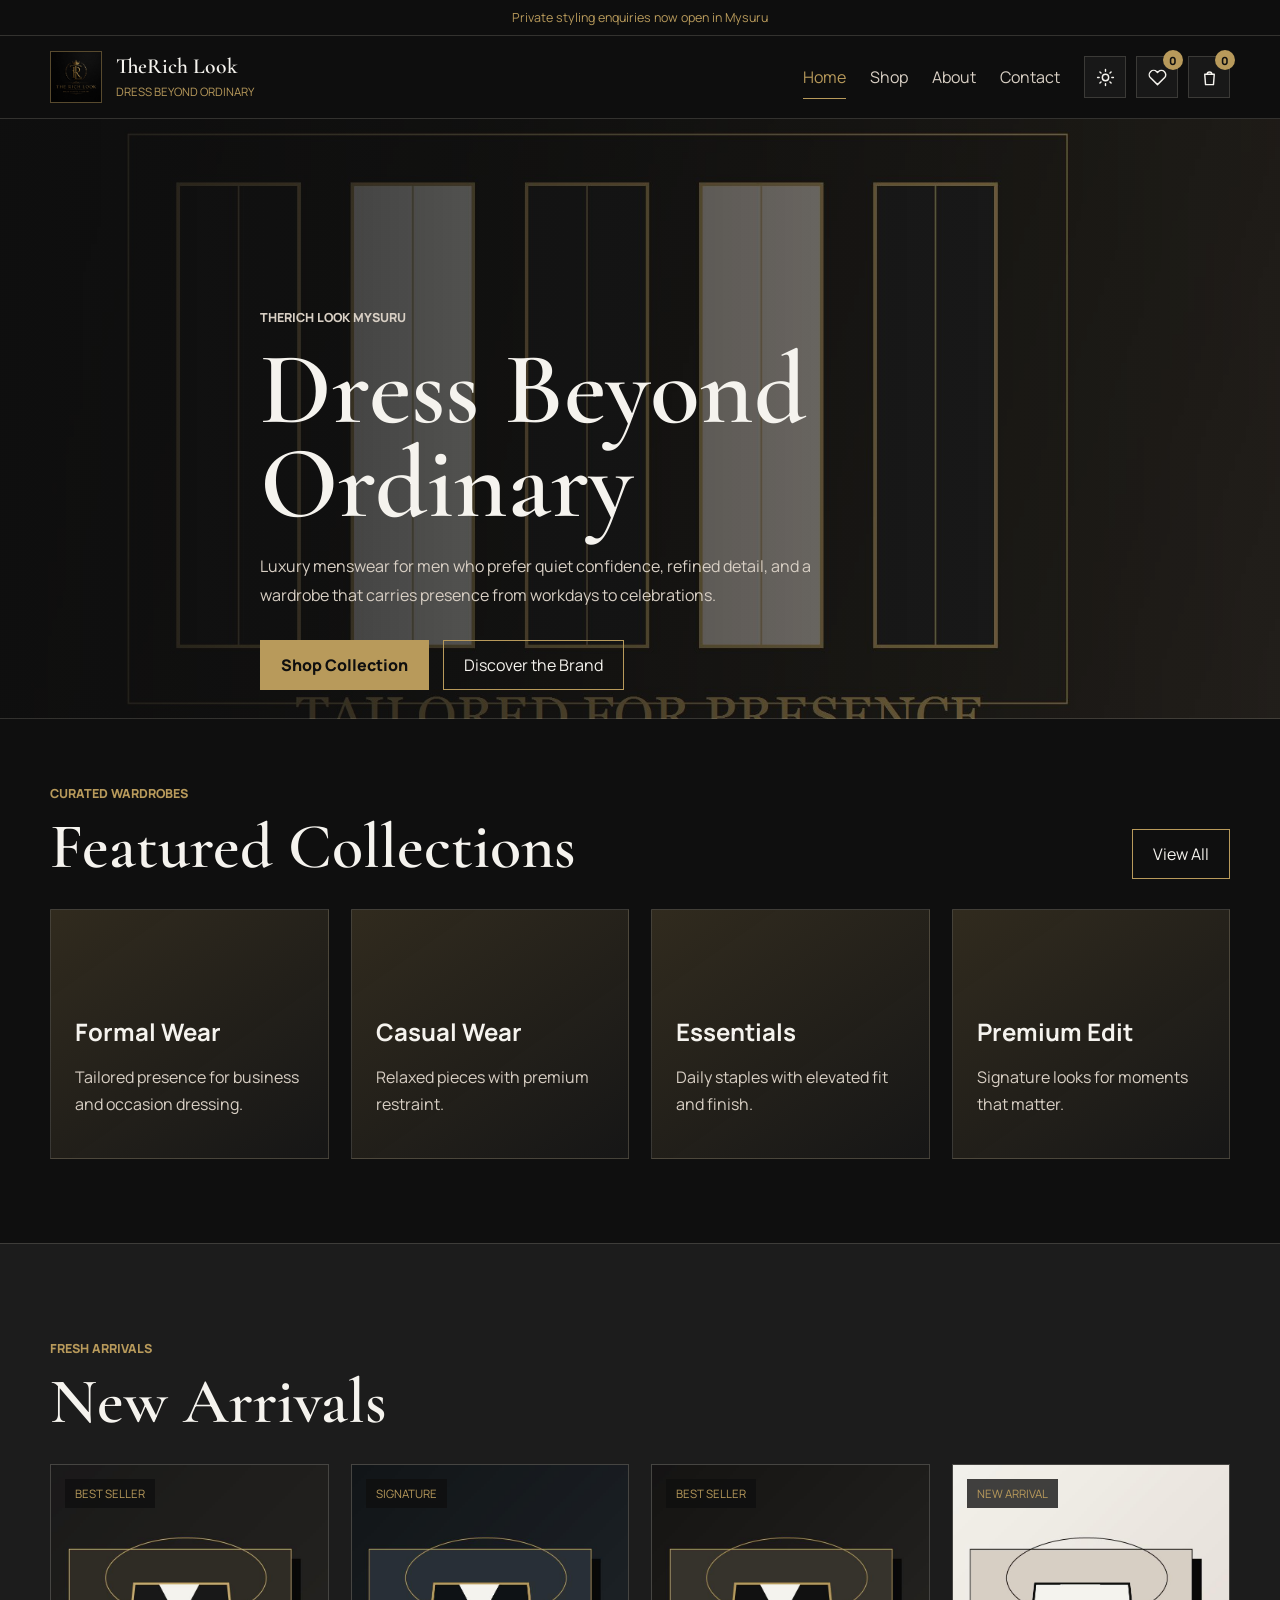
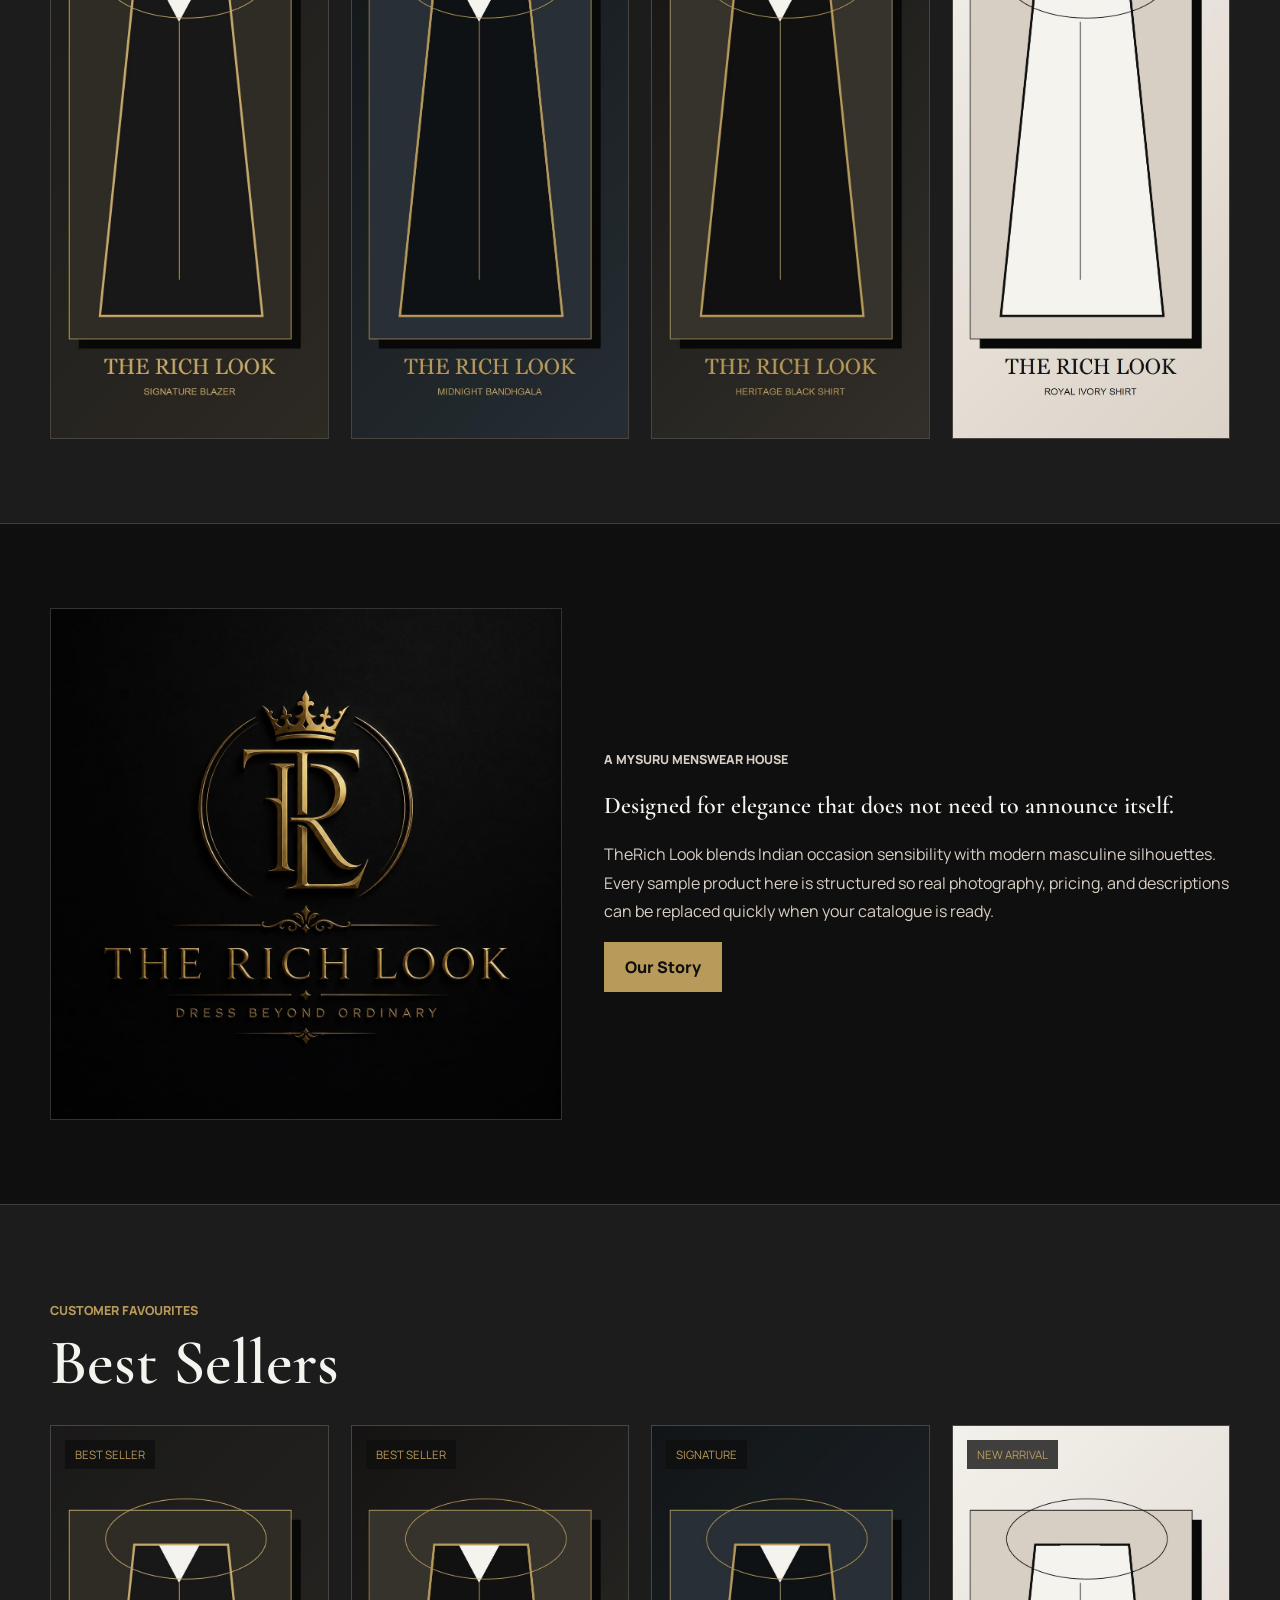
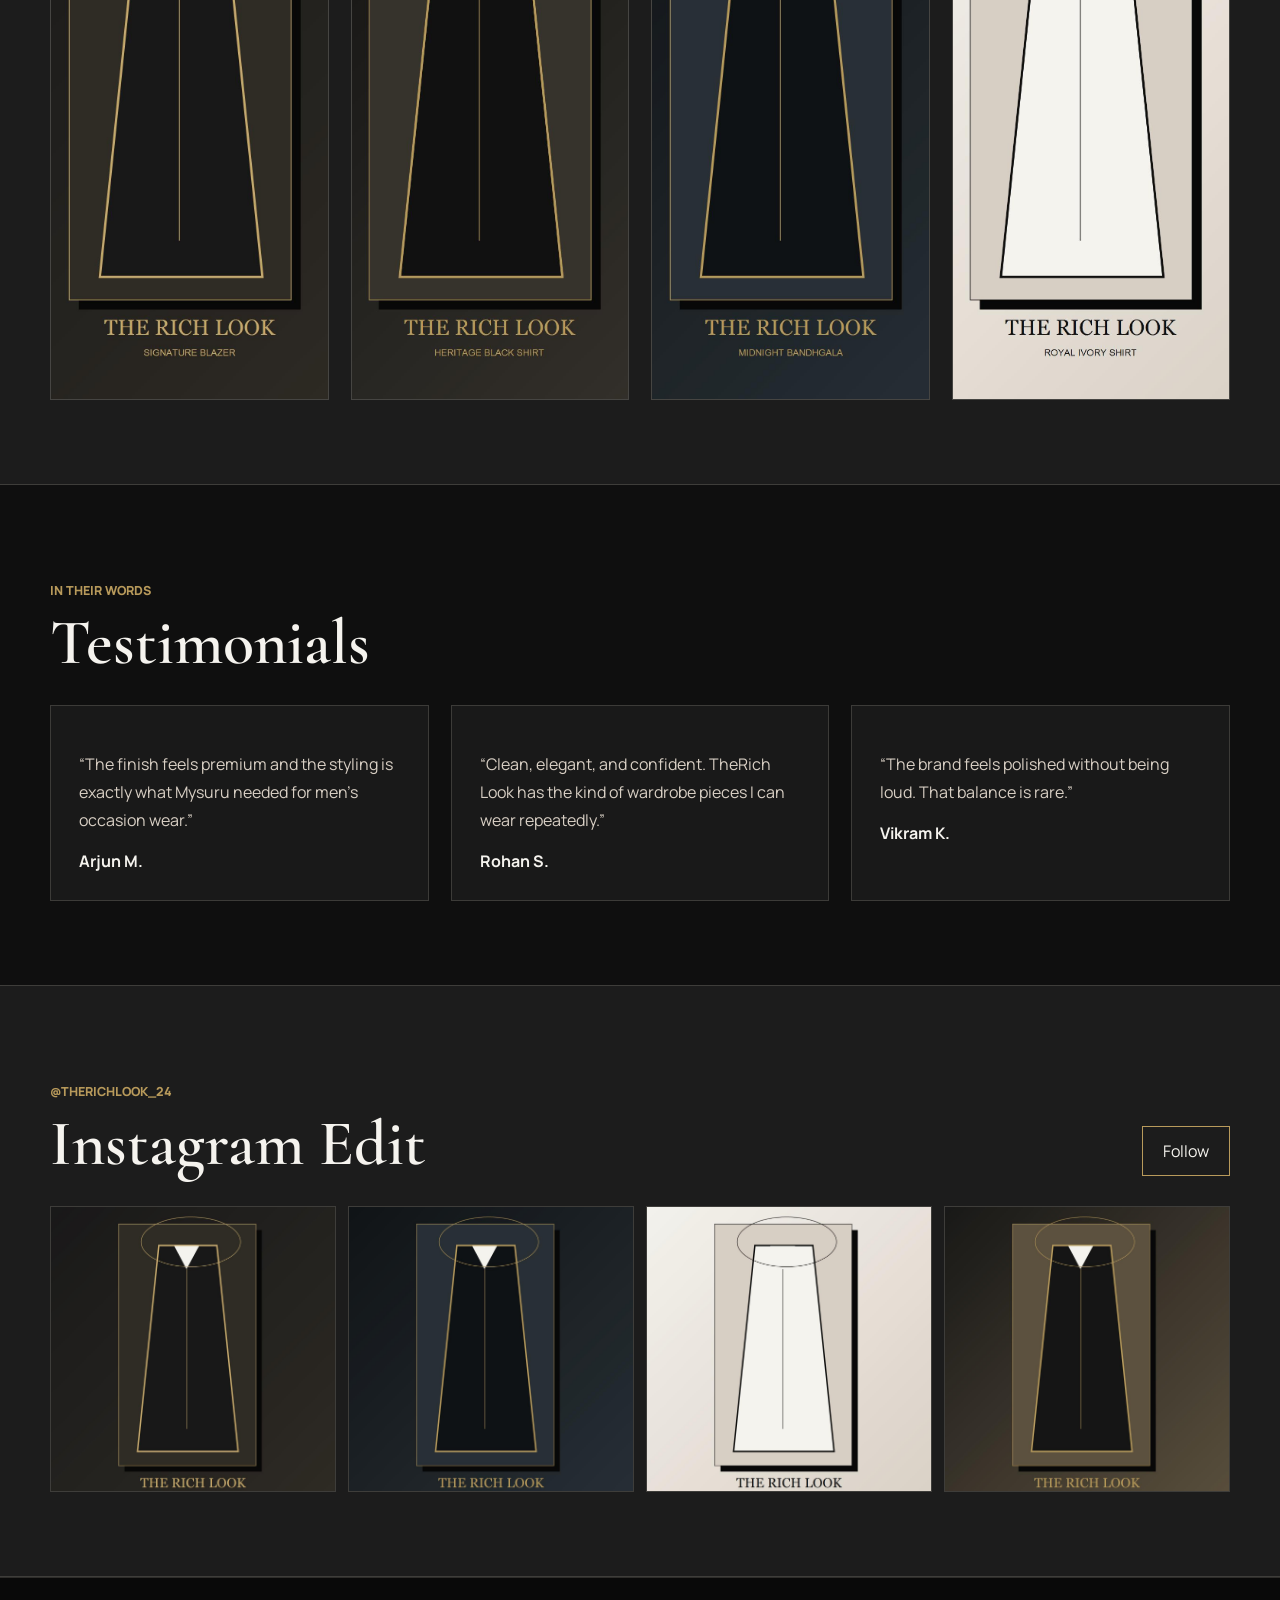
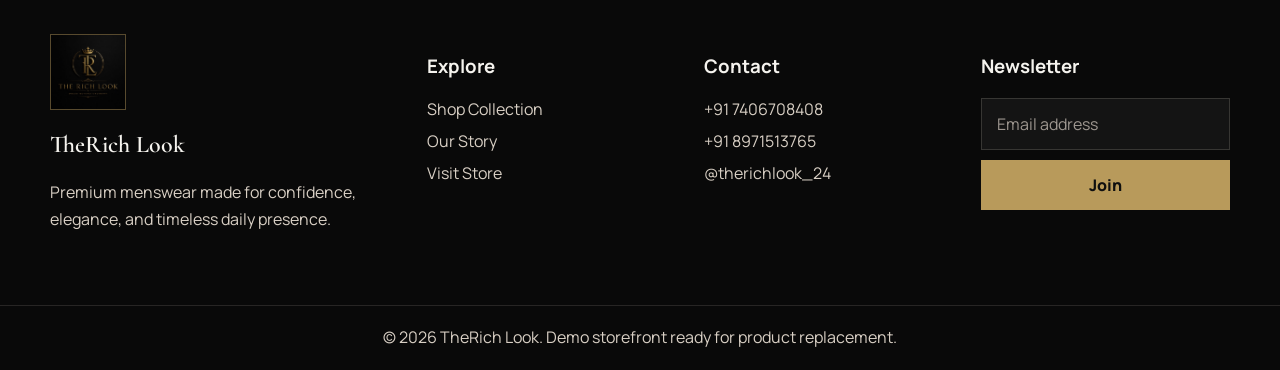
<file: index.html>
<!doctype html>
<html lang="en" data-theme="dark">
<head>
  <meta charset="utf-8">
  <meta name="viewport" content="width=device-width, initial-scale=1">
  <title>TheRich Look | Luxury Menswear in Mysuru</title>
  <meta name="description" content="TheRich Look is a premium men's fashion brand in Mysuru offering formal wear, casual wear, everyday essentials, and luxury menswear.">
  <meta property="og:title" content="TheRich Look - Dress Beyond Ordinary">
  <meta property="og:description" content="Premium men's fashion built around elegance, confidence, and timeless style.">
  <meta property="og:image" content="images/the-rich-look-logo.jpeg">
  <link rel="icon" href="icons/favicon.svg" type="image/svg+xml">
  <link rel="preconnect" href="https://fonts.googleapis.com">
  <link rel="preconnect" href="https://fonts.gstatic.com" crossorigin>
  <link href="https://fonts.googleapis.com/css2?family=Cormorant+Garamond:wght@500;600;700&family=Manrope:wght@400;600;700;800&display=swap" rel="stylesheet">
  <link rel="stylesheet" href="css/styles.css?v=1">
  <script defer src="products/products.js"></script>
  <script defer src="js/main.js"></script>
</head>
<body data-page="home">
  <header class="site-header" data-header></header>
  <main class="page-main">
    <section class="hero">
      <div class="wrap hero-content">
        <p class="eyebrow">TheRich Look Mysuru</p>
        <h1>Dress Beyond Ordinary</h1>
        <p>Luxury menswear for men who prefer quiet confidence, refined detail, and a wardrobe that carries presence from workdays to celebrations.</p>
        <div class="hero-actions">
          <a class="button gold" href="shop.html">Shop Collection</a>
          <a class="button" href="about.html">Discover the Brand</a>
        </div>
      </div>
    </section>

    <section class="section wrap">
      <div class="section-heading">
        <div><p>Curated wardrobes</p><h2>Featured Collections</h2></div>
        <a class="button" href="shop.html">View All</a>
      </div>
      <div class="collection-grid">
        <a class="collection-tile" href="shop.html"><h3>Formal Wear</h3><p>Tailored presence for business and occasion dressing.</p></a>
        <a class="collection-tile" href="shop.html"><h3>Casual Wear</h3><p>Relaxed pieces with premium restraint.</p></a>
        <a class="collection-tile" href="shop.html"><h3>Essentials</h3><p>Daily staples with elevated fit and finish.</p></a>
        <a class="collection-tile" href="shop.html"><h3>Premium Edit</h3><p>Signature looks for moments that matter.</p></a>
      </div>
    </section>

    <section class="section alt">
      <div class="wrap">
        <div class="section-heading"><div><p>Fresh arrivals</p><h2>New Arrivals</h2></div></div>
        <div class="product-grid" data-new-arrivals></div>
      </div>
    </section>

    <section class="section wrap">
      <div class="split-band">
        <img src="images/the-rich-look-logo.jpeg" alt="TheRich Look gold crest logo">
        <div>
          <p class="eyebrow">A Mysuru menswear house</p>
          <h2 class="serif">Designed for elegance that does not need to announce itself.</h2>
          <p>TheRich Look blends Indian occasion sensibility with modern masculine silhouettes. Every sample product here is structured so real photography, pricing, and descriptions can be replaced quickly when your catalogue is ready.</p>
          <a class="button gold" href="about.html">Our Story</a>
        </div>
      </div>
    </section>

    <section class="section alt">
      <div class="wrap">
        <div class="section-heading"><div><p>Customer favourites</p><h2>Best Sellers</h2></div></div>
        <div class="product-grid" data-best-sellers></div>
      </div>
    </section>

    <section class="section wrap">
      <div class="section-heading"><div><p>In their words</p><h2>Testimonials</h2></div></div>
      <div class="testimonials">
        <article class="quote"><p>“The finish feels premium and the styling is exactly what Mysuru needed for men’s occasion wear.”</p><strong>Arjun M.</strong></article>
        <article class="quote"><p>“Clean, elegant, and confident. TheRich Look has the kind of wardrobe pieces I can wear repeatedly.”</p><strong>Rohan S.</strong></article>
        <article class="quote"><p>“The brand feels polished without being loud. That balance is rare.”</p><strong>Vikram K.</strong></article>
      </div>
    </section>

    <section class="section alt">
      <div class="wrap">
        <div class="section-heading">
          <div><p>@therichlook_24</p><h2>Instagram Edit</h2></div>
          <a class="button" href="https://www.instagram.com/therichlook_24/" target="_blank" rel="noreferrer">Follow</a>
        </div>
        <div class="instagram-strip">
          <img src="images/products/signature-blazer.jpg" alt="Signature blazer placeholder">
          <img src="images/products/midnight-bandhgala.jpg" alt="Bandhgala placeholder">
          <img src="images/products/royal-ivory-shirt.jpg" alt="Ivory shirt placeholder">
          <img src="images/products/monarch-polo.jpg" alt="Polo placeholder">
        </div>
      </div>
    </section>
  </main>
  <footer class="site-footer" data-footer></footer>
</body>
</html>
</file>
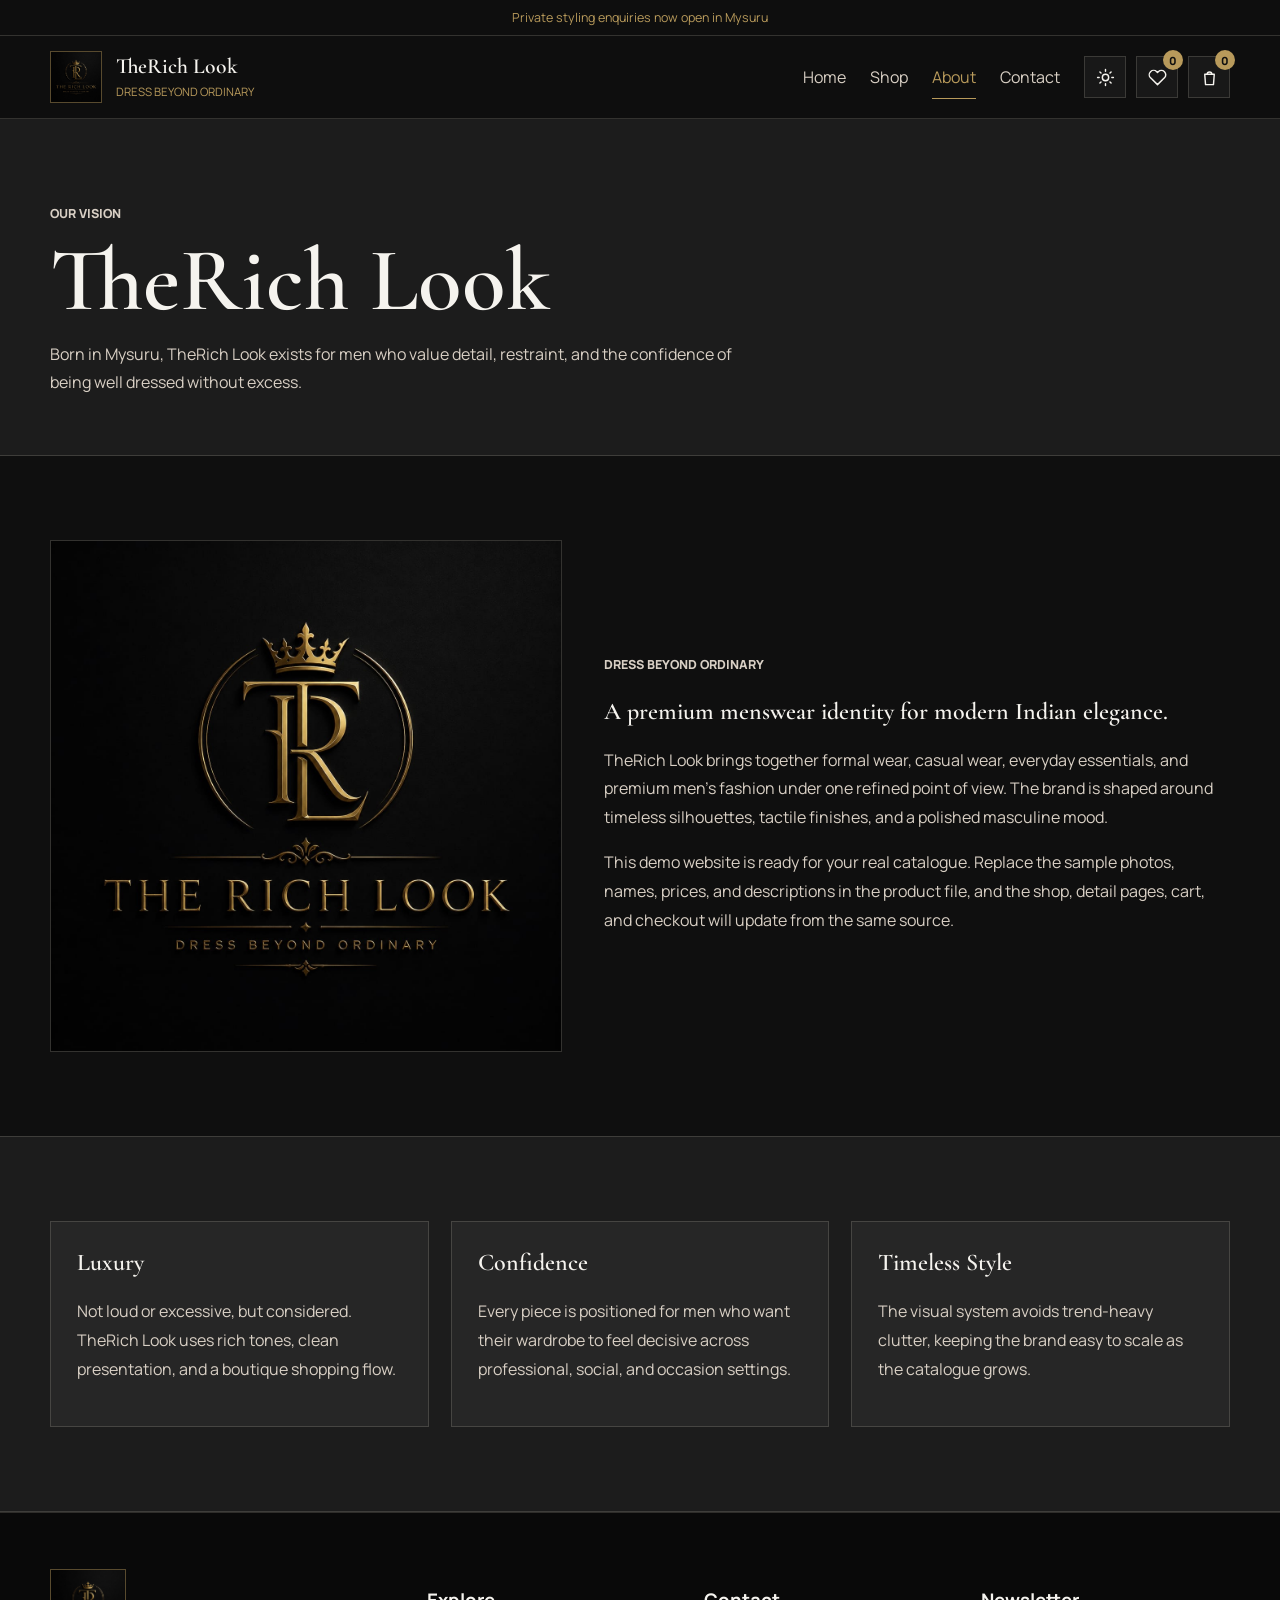
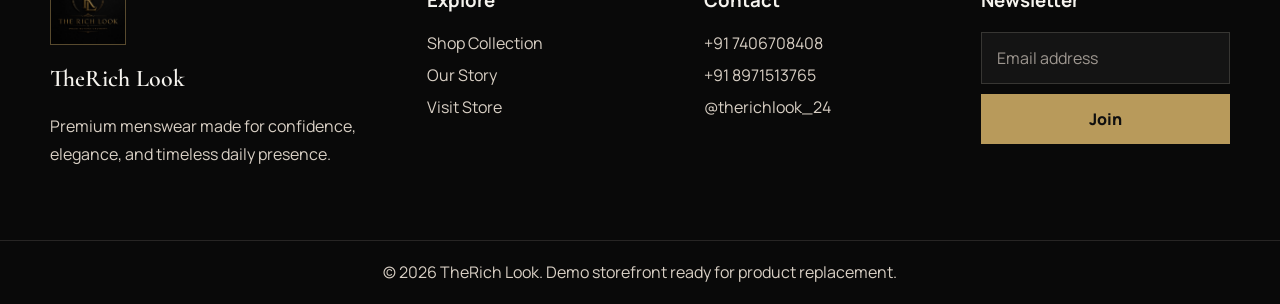
<file: about.html>
<!doctype html>
<html lang="en" data-theme="dark">
<head>
  <meta charset="utf-8">
  <meta name="viewport" content="width=device-width, initial-scale=1">
  <title>About TheRich Look | Dress Beyond Ordinary</title>
  <meta name="description" content="Learn about TheRich Look, a premium men's fashion brand from Mysuru built around luxury, confidence, elegance, and timeless style.">
  <link rel="icon" href="icons/favicon.svg" type="image/svg+xml">
  <link rel="preconnect" href="https://fonts.googleapis.com">
  <link rel="preconnect" href="https://fonts.gstatic.com" crossorigin>
  <link href="https://fonts.googleapis.com/css2?family=Cormorant+Garamond:wght@500;600;700&family=Manrope:wght@400;600;700;800&display=swap" rel="stylesheet">
  <link rel="stylesheet" href="css/styles.css?v=1">
  <script defer src="products/products.js"></script>
  <script defer src="js/main.js"></script>
</head>
<body data-page="about">
  <header class="site-header" data-header></header>
  <main class="page-main">
    <section class="page-hero">
      <div class="wrap">
        <p class="eyebrow">Our vision</p>
        <h1>TheRich Look</h1>
        <p>Born in Mysuru, TheRich Look exists for men who value detail, restraint, and the confidence of being well dressed without excess.</p>
      </div>
    </section>
    <section class="section wrap split-band">
      <img src="images/the-rich-look-logo.jpeg" alt="TheRich Look crest">
      <div>
        <p class="eyebrow">Dress Beyond Ordinary</p>
        <h2 class="serif">A premium menswear identity for modern Indian elegance.</h2>
        <p>TheRich Look brings together formal wear, casual wear, everyday essentials, and premium men's fashion under one refined point of view. The brand is shaped around timeless silhouettes, tactile finishes, and a polished masculine mood.</p>
        <p>This demo website is ready for your real catalogue. Replace the sample photos, names, prices, and descriptions in the product file, and the shop, detail pages, cart, and checkout will update from the same source.</p>
      </div>
    </section>
    <section class="section alt">
      <div class="wrap story-grid">
        <article class="story-card"><h2>Luxury</h2><p>Not loud or excessive, but considered. TheRich Look uses rich tones, clean presentation, and a boutique shopping flow.</p></article>
        <article class="story-card"><h2>Confidence</h2><p>Every piece is positioned for men who want their wardrobe to feel decisive across professional, social, and occasion settings.</p></article>
        <article class="story-card"><h2>Timeless Style</h2><p>The visual system avoids trend-heavy clutter, keeping the brand easy to scale as the catalogue grows.</p></article>
      </div>
    </section>
  </main>
  <footer class="site-footer" data-footer></footer>
</body>
</html>
</file>
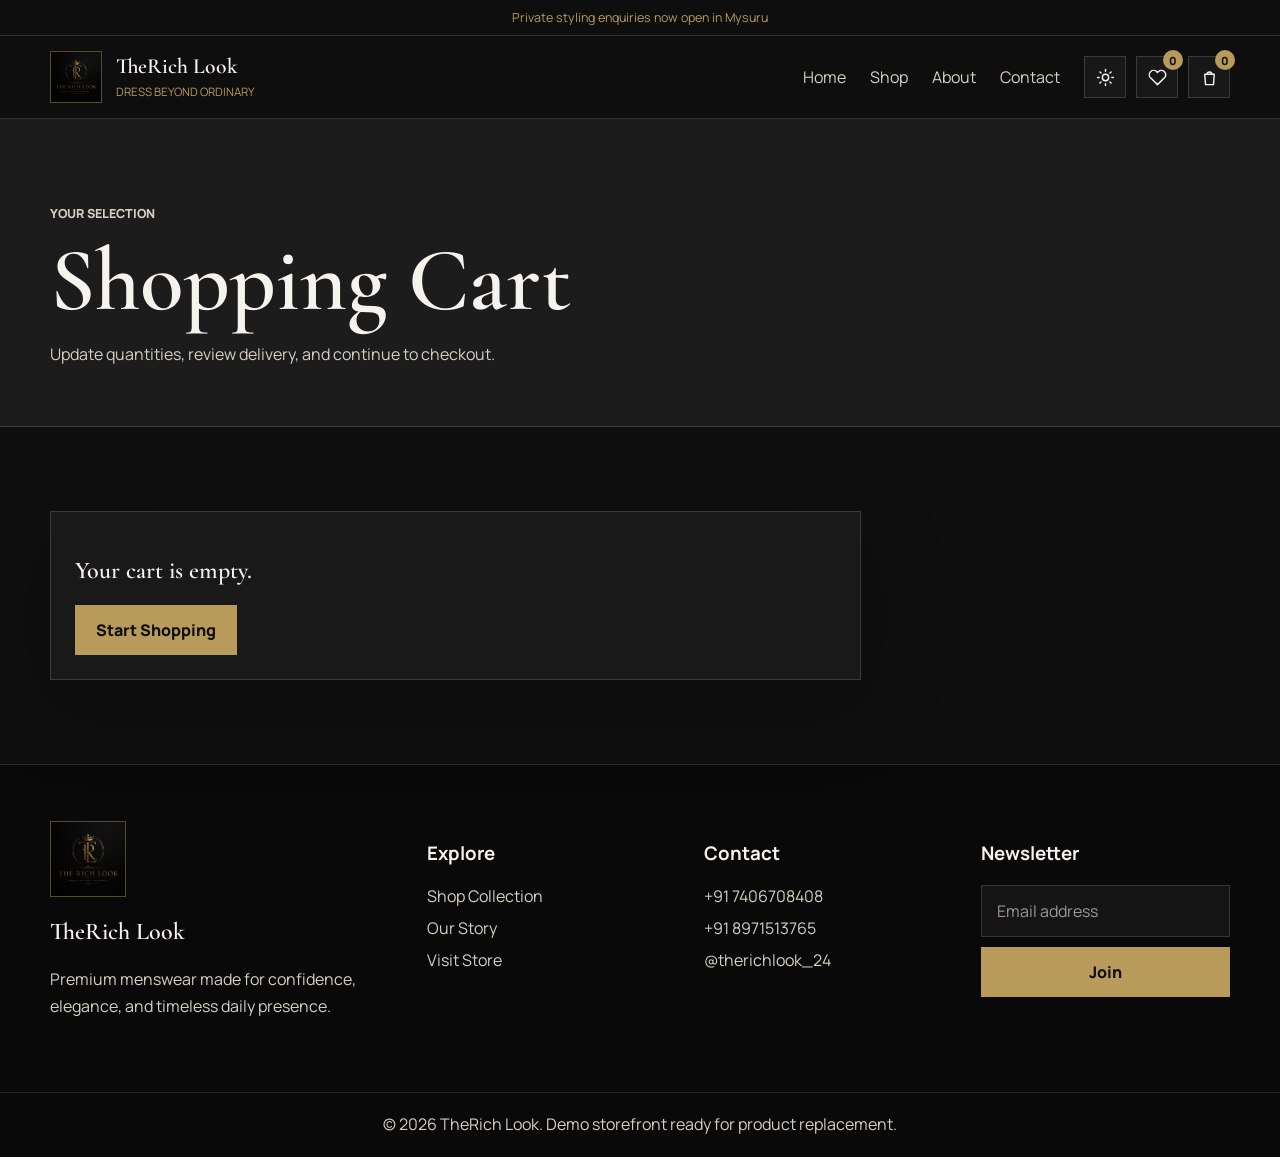
<file: cart.html>
<!doctype html>
<html lang="en" data-theme="dark">
<head>
  <meta charset="utf-8">
  <meta name="viewport" content="width=device-width, initial-scale=1">
  <title>Cart | TheRich Look</title>
  <meta name="description" content="Review your TheRich Look shopping cart, update quantities, and proceed to checkout.">
  <link rel="icon" href="icons/favicon.svg" type="image/svg+xml">
  <link rel="preconnect" href="https://fonts.googleapis.com">
  <link rel="preconnect" href="https://fonts.gstatic.com" crossorigin>
  <link href="https://fonts.googleapis.com/css2?family=Cormorant+Garamond:wght@500;600;700&family=Manrope:wght@400;600;700;800&display=swap" rel="stylesheet">
  <link rel="stylesheet" href="css/styles.css?v=1">
  <script defer src="products/products.js"></script>
  <script defer src="js/main.js"></script>
</head>
<body data-page="cart">
  <header class="site-header" data-header></header>
  <main class="page-main">
    <section class="page-hero"><div class="wrap"><p class="eyebrow">Your selection</p><h1>Shopping Cart</h1><p>Update quantities, review delivery, and continue to checkout.</p></div></section>
    <section class="section wrap cart-grid">
      <div data-cart-list></div>
      <aside data-cart-summary></aside>
    </section>
  </main>
  <footer class="site-footer" data-footer></footer>
</body>
</html>
</file>
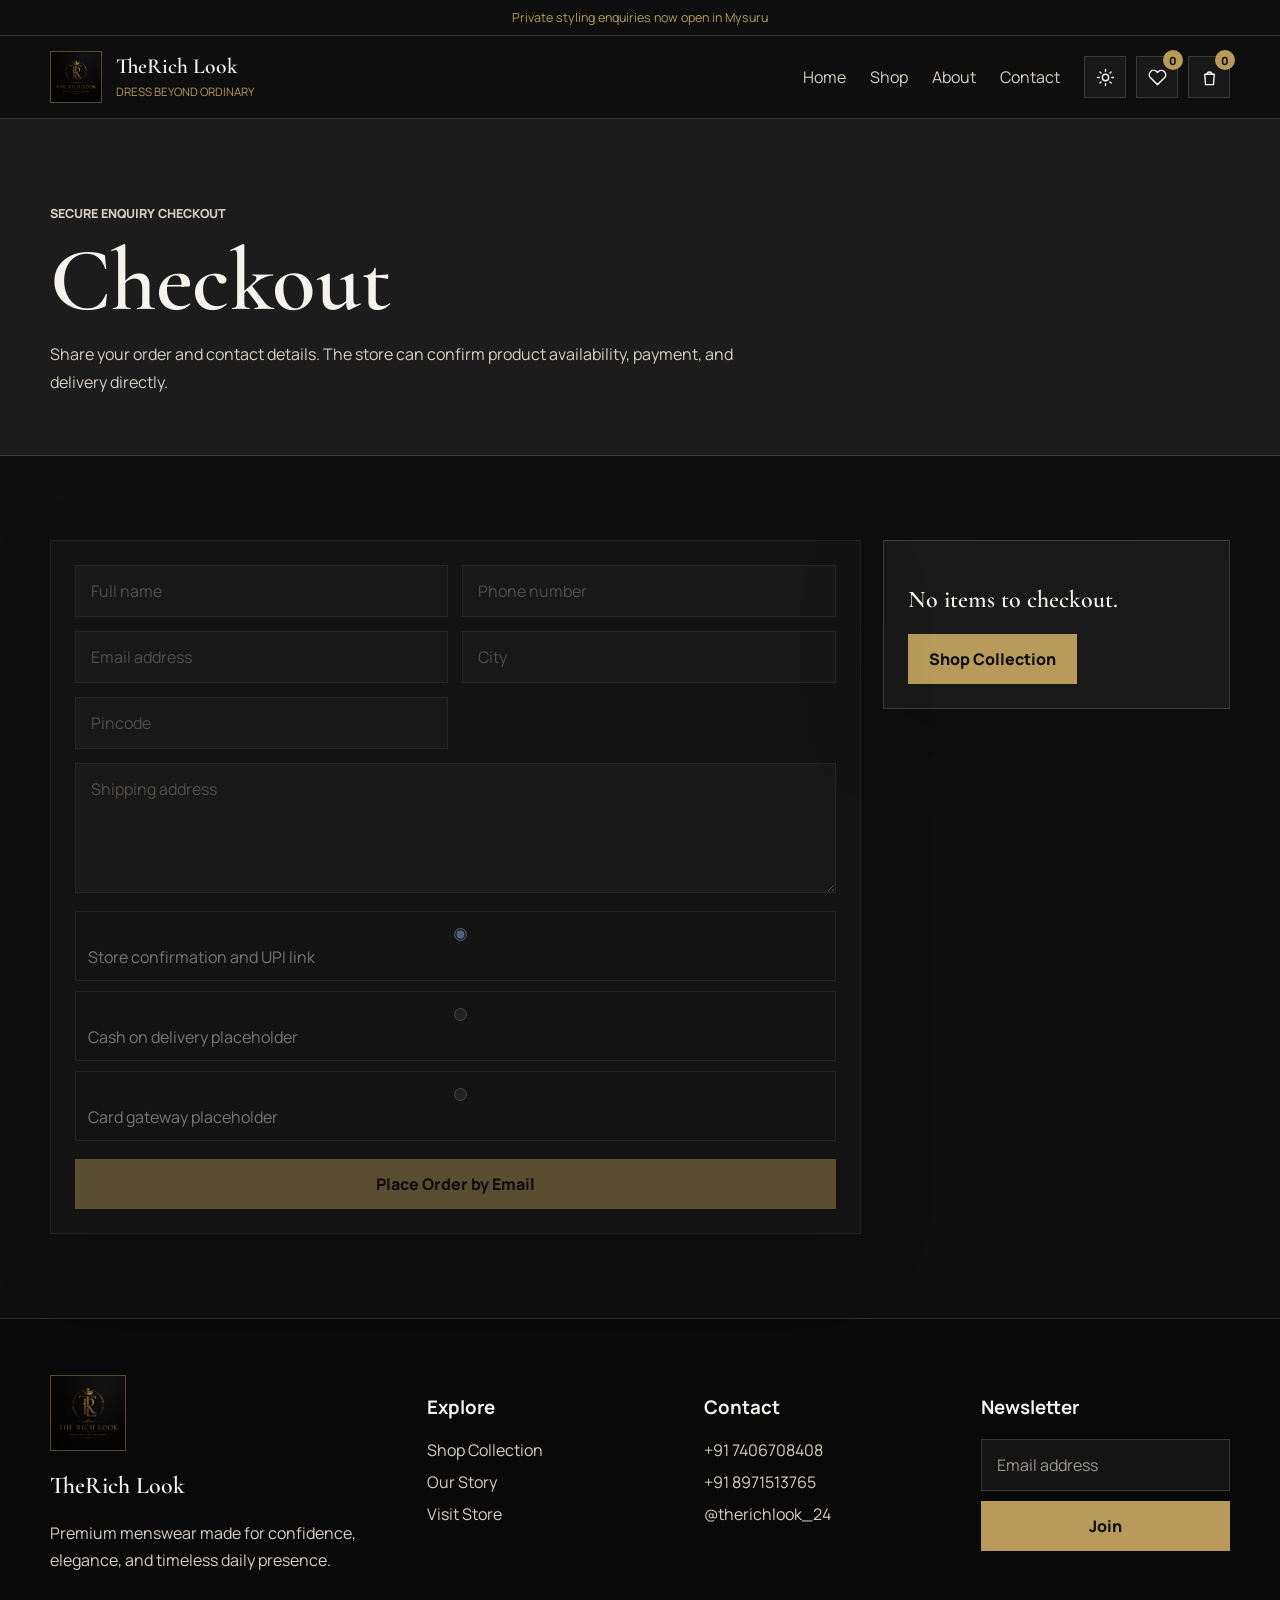
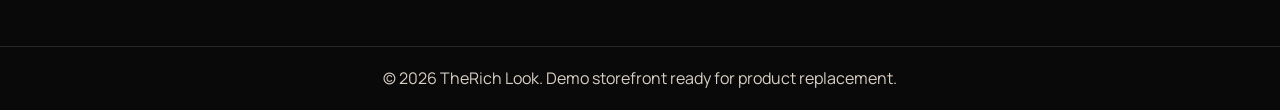
<file: checkout.html>
<!doctype html>
<html lang="en" data-theme="dark">
<head>
  <meta charset="utf-8">
  <meta name="viewport" content="width=device-width, initial-scale=1">
  <title>Checkout | TheRich Look</title>
  <meta name="description" content="Checkout with TheRich Look and send your order details for confirmation.">
  <link rel="icon" href="icons/favicon.svg" type="image/svg+xml">
  <link rel="preconnect" href="https://fonts.googleapis.com">
  <link rel="preconnect" href="https://fonts.gstatic.com" crossorigin>
  <link href="https://fonts.googleapis.com/css2?family=Cormorant+Garamond:wght@500;600;700&family=Manrope:wght@400;600;700;800&display=swap" rel="stylesheet">
  <link rel="stylesheet" href="css/styles.css?v=1">
  <script defer src="products/products.js"></script>
  <script defer src="js/main.js"></script>
</head>
<body data-page="checkout">
  <header class="site-header" data-header></header>
  <main class="page-main">
    <section class="page-hero"><div class="wrap"><p class="eyebrow">Secure enquiry checkout</p><h1>Checkout</h1><p>Share your order and contact details. The store can confirm product availability, payment, and delivery directly.</p></div></section>
    <section class="section wrap checkout-grid">
      <form class="form-panel" data-checkout-form>
        <div class="form-grid">
          <input name="name" placeholder="Full name" aria-label="Full name" required>
          <input name="phone" placeholder="Phone number" aria-label="Phone number" required>
          <input name="email" type="email" placeholder="Email address" aria-label="Email address" required>
          <input name="city" placeholder="City" aria-label="City" required>
          <input name="pincode" placeholder="Pincode" aria-label="Pincode" required>
          <textarea class="full-span" name="address" placeholder="Shipping address" aria-label="Shipping address" required></textarea>
        </div>
        <div class="payment-options">
          <label><input type="radio" name="payment" value="Store confirmation and UPI link" checked> Store confirmation and UPI link</label>
          <label><input type="radio" name="payment" value="Cash on delivery placeholder"> Cash on delivery placeholder</label>
          <label><input type="radio" name="payment" value="Card gateway placeholder"> Card gateway placeholder</label>
        </div>
        <button class="button gold full" type="submit">Place Order by Email</button>
        <p class="empty" data-order-success hidden>Your cart has been cleared and the order email is opening.</p>
      </form>
      <aside data-checkout-summary></aside>
    </section>
  </main>
  <footer class="site-footer" data-footer></footer>
</body>
</html>
</file>
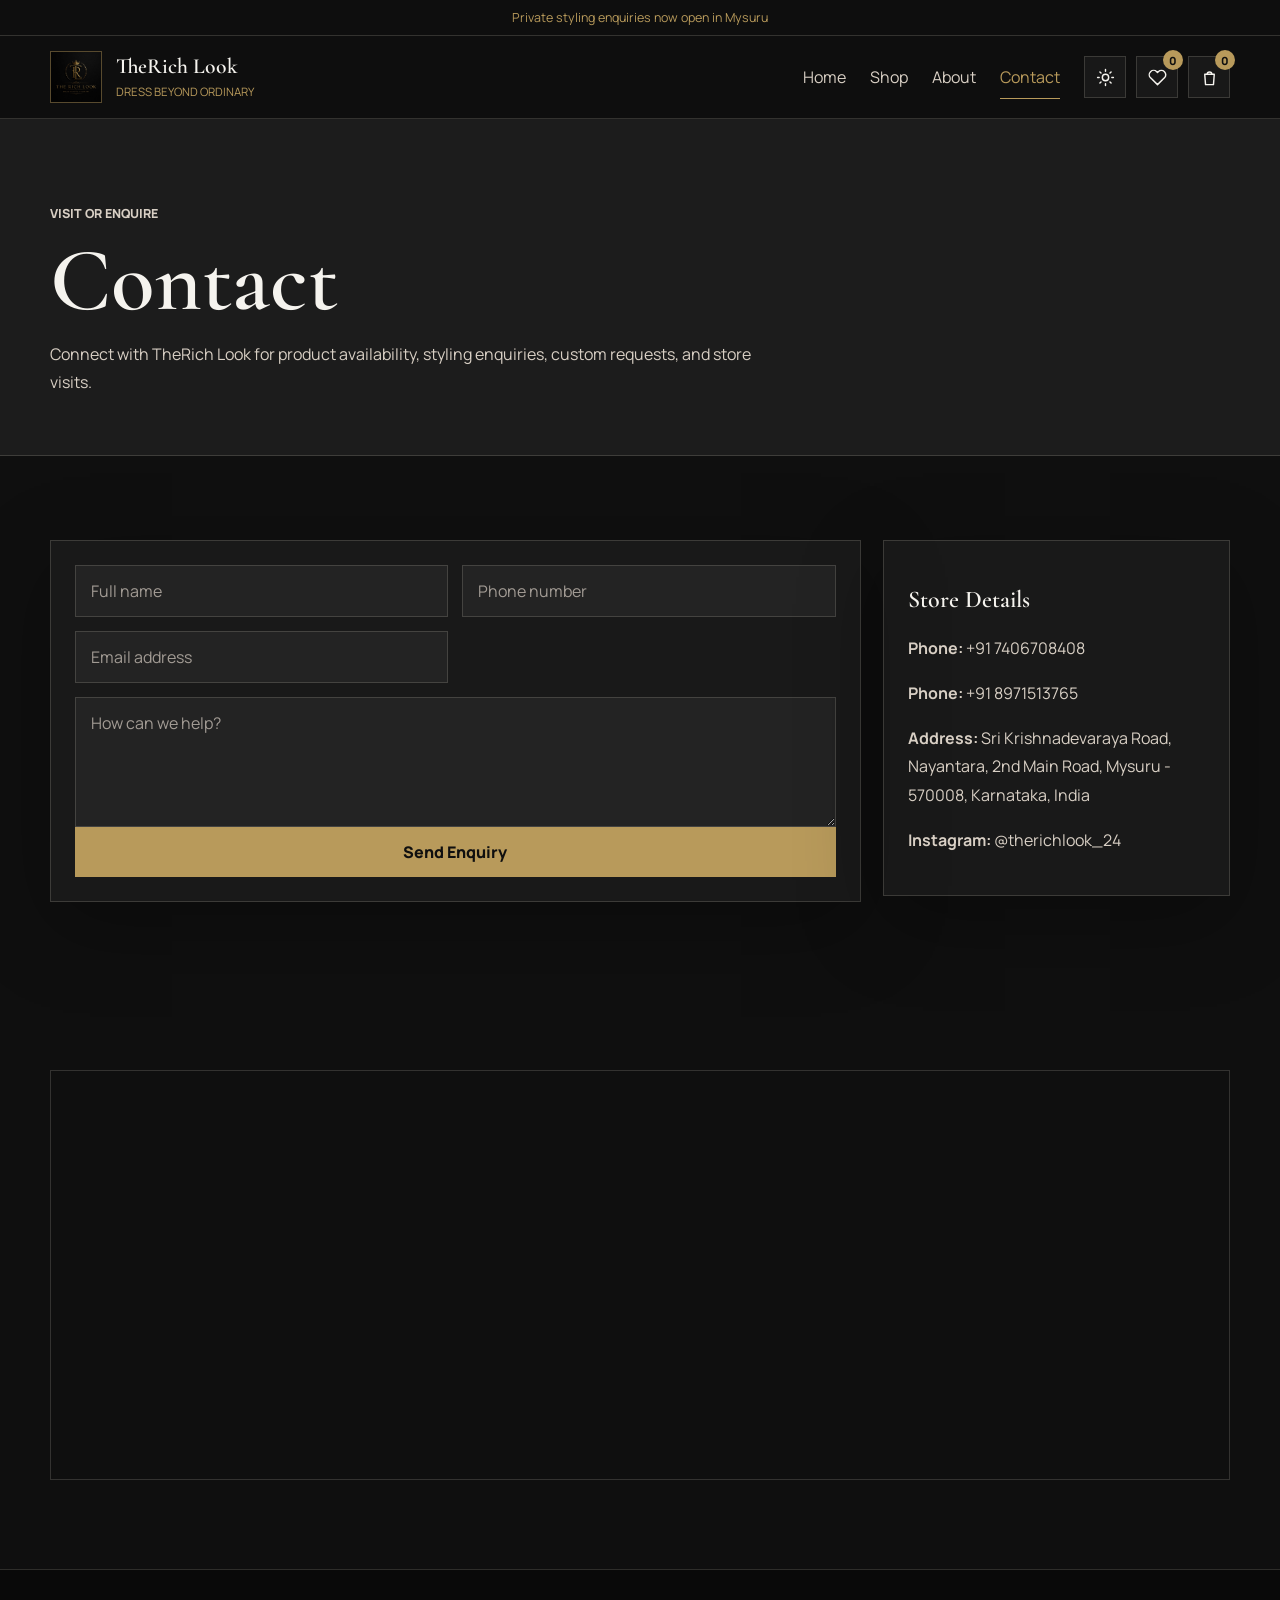
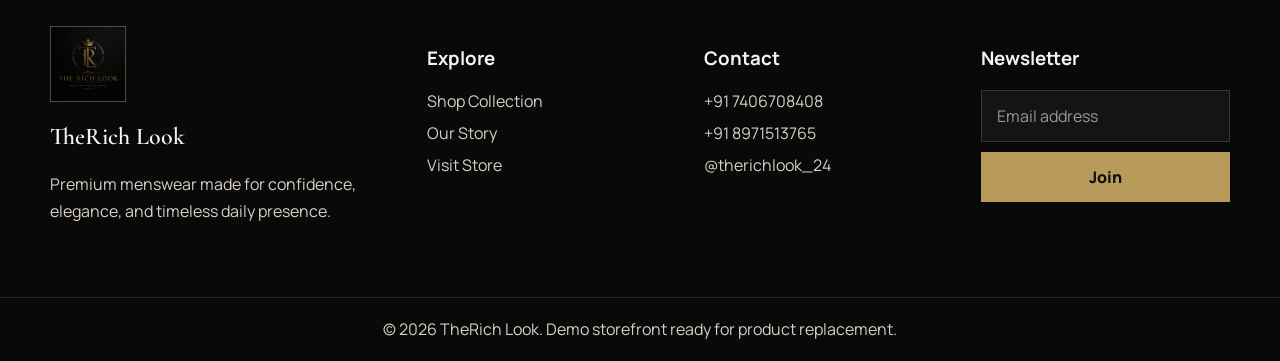
<file: contact.html>
<!doctype html>
<html lang="en" data-theme="dark">
<head>
  <meta charset="utf-8">
  <meta name="viewport" content="width=device-width, initial-scale=1">
  <title>Contact | TheRich Look Mysuru</title>
  <meta name="description" content="Contact TheRich Look in Mysuru by phone, Instagram, address, or enquiry form.">
  <link rel="icon" href="icons/favicon.svg" type="image/svg+xml">
  <link rel="preconnect" href="https://fonts.googleapis.com">
  <link rel="preconnect" href="https://fonts.gstatic.com" crossorigin>
  <link href="https://fonts.googleapis.com/css2?family=Cormorant+Garamond:wght@500;600;700&family=Manrope:wght@400;600;700;800&display=swap" rel="stylesheet">
  <link rel="stylesheet" href="css/styles.css?v=1">
  <script defer src="products/products.js"></script>
  <script defer src="js/main.js"></script>
</head>
<body data-page="contact">
  <header class="site-header" data-header></header>
  <main class="page-main">
    <section class="page-hero">
      <div class="wrap">
        <p class="eyebrow">Visit or enquire</p>
        <h1>Contact</h1>
        <p>Connect with TheRich Look for product availability, styling enquiries, custom requests, and store visits.</p>
      </div>
    </section>
    <section class="section wrap contact-grid">
      <form class="form-panel" data-contact-form>
        <div class="form-grid">
          <input name="name" placeholder="Full name" aria-label="Full name" required>
          <input name="phone" placeholder="Phone number" aria-label="Phone number" required>
          <input name="email" type="email" placeholder="Email address" aria-label="Email address" required>
          <textarea class="full-span" name="message" placeholder="How can we help?" aria-label="Message" required></textarea>
        </div>
        <button class="button gold full" type="submit">Send Enquiry</button>
      </form>
      <aside class="contact-card">
        <h2>Store Details</h2>
        <p><strong>Phone:</strong> <a href="tel:+917406708408">+91 7406708408</a></p>
        <p><strong>Phone:</strong> <a href="tel:+918971513765">+91 8971513765</a></p>
        <p><strong>Address:</strong> Sri Krishnadevaraya Road, Nayantara, 2nd Main Road, Mysuru - 570008, Karnataka, India</p>
        <p><strong>Instagram:</strong> <a href="https://www.instagram.com/therichlook_24/" target="_blank" rel="noreferrer">@therichlook_24</a></p>
      </aside>
    </section>
    <section class="section wrap">
      <iframe class="map-frame" title="TheRich Look location map" loading="lazy" src="https://www.google.com/maps?q=Sri%20Krishnadevaraya%20Road%20Nayantara%202nd%20Main%20Road%20Mysuru%20570008%20Karnataka%20India&output=embed"></iframe>
    </section>
  </main>
  <footer class="site-footer" data-footer></footer>
</body>
</html>
</file>
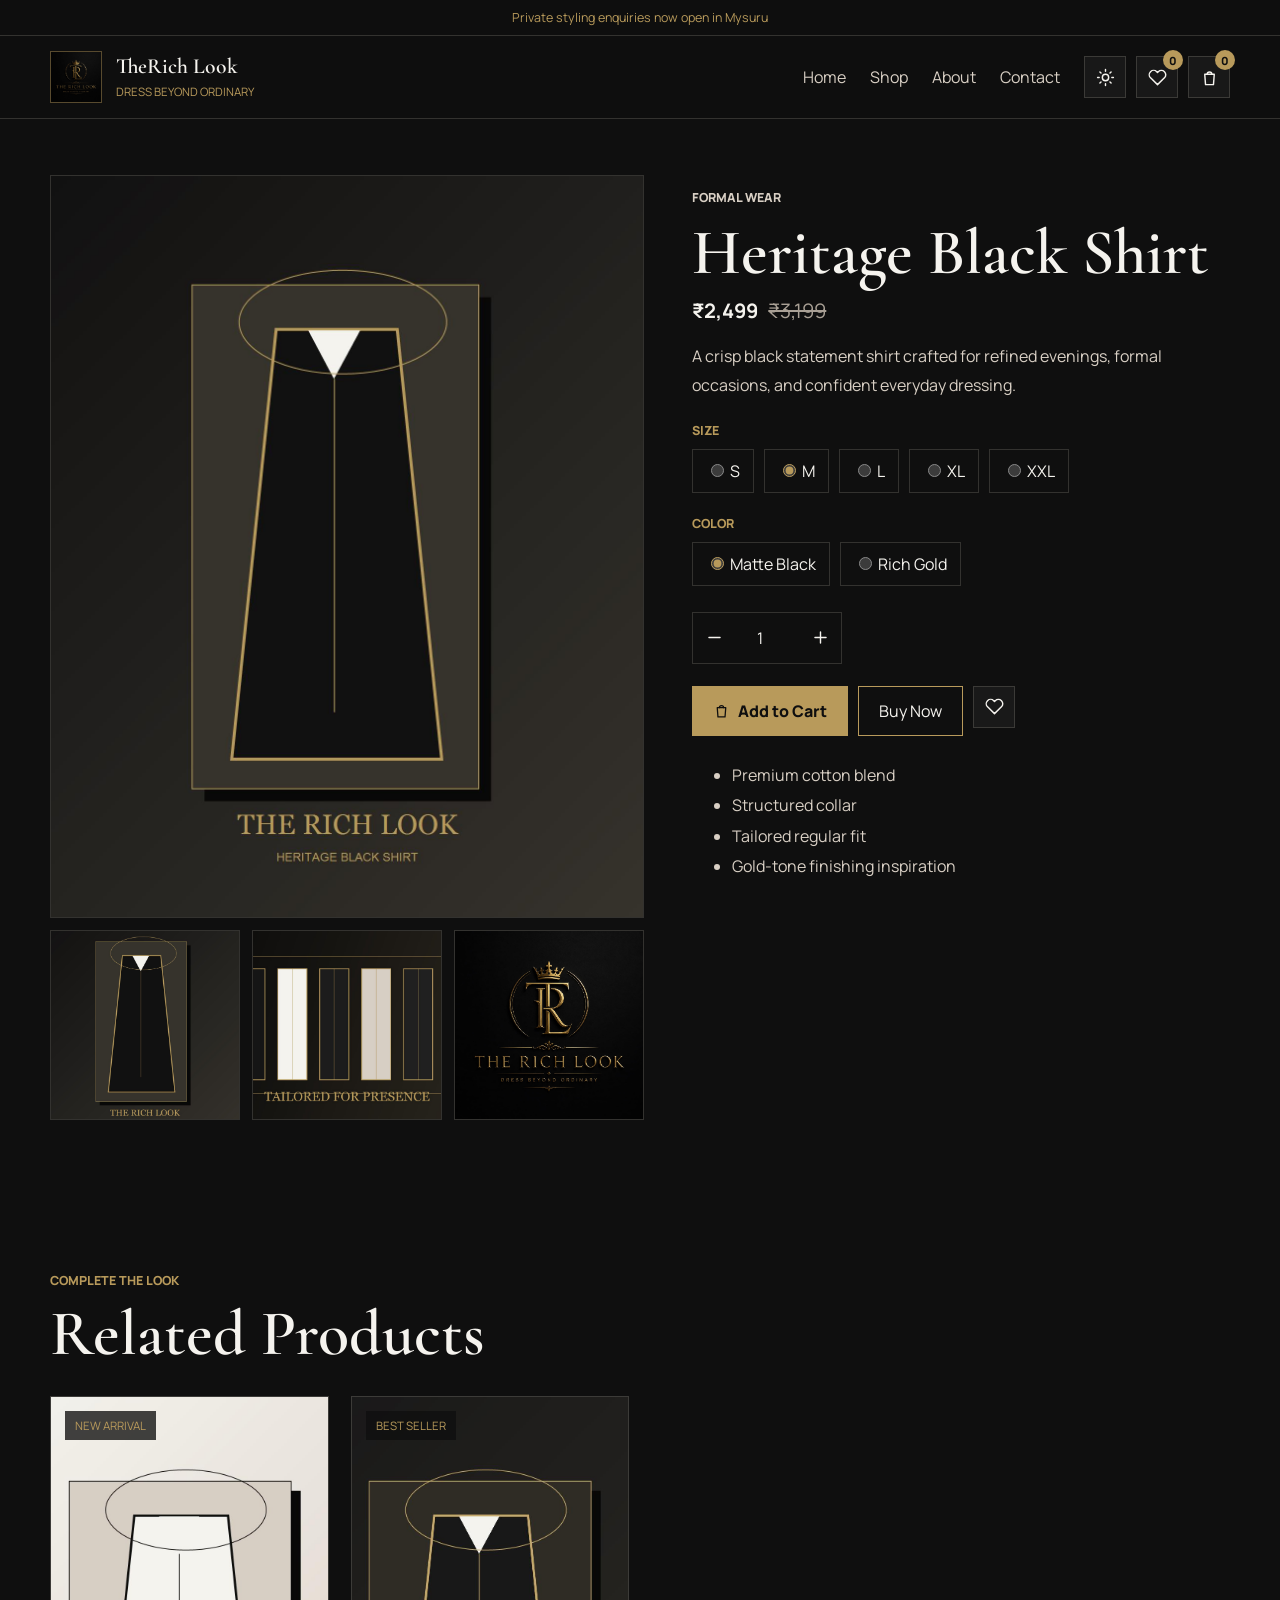
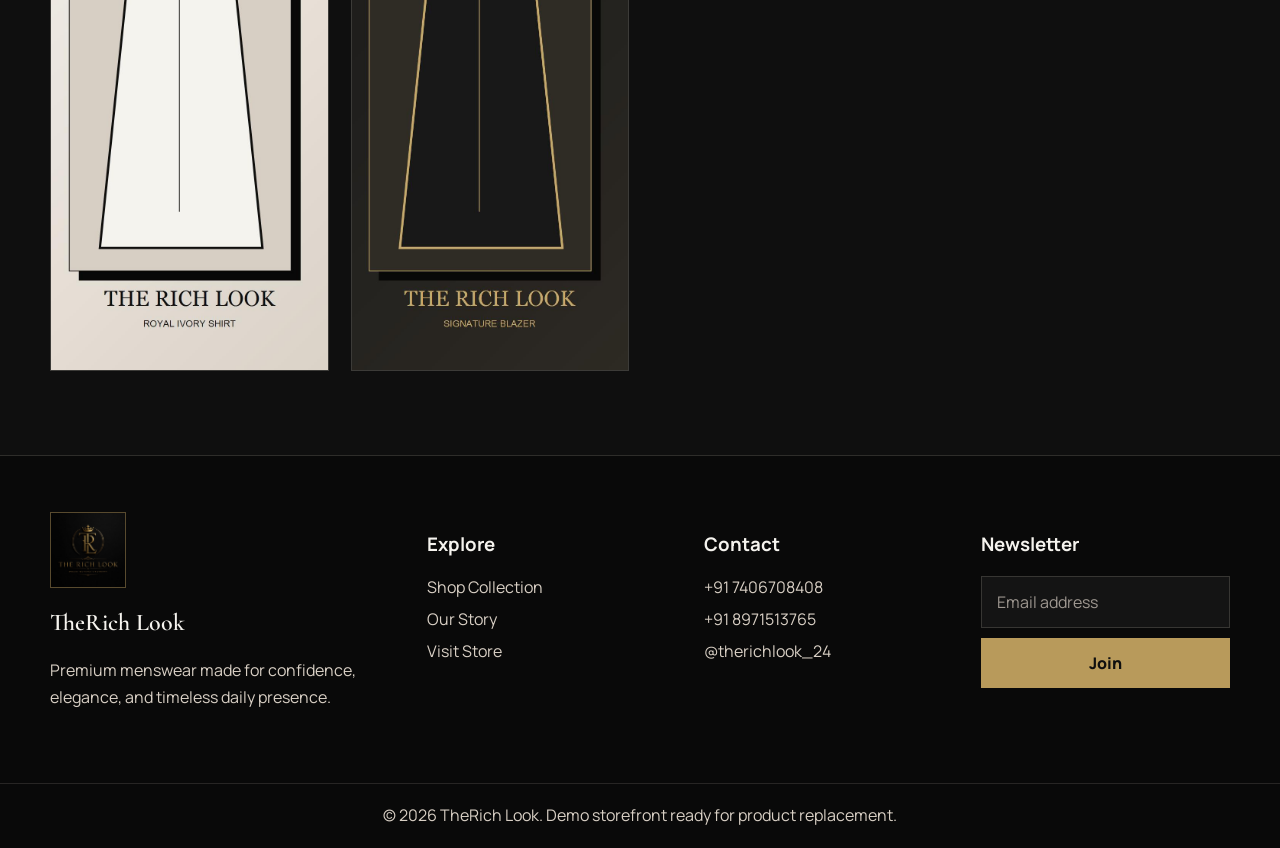
<file: product.html>
<!doctype html>
<html lang="en" data-theme="dark">
<head>
  <meta charset="utf-8">
  <meta name="viewport" content="width=device-width, initial-scale=1">
  <title>Product Details | TheRich Look</title>
  <meta name="description" content="View TheRich Look product details, sizes, colors, price, and related premium menswear products.">
  <link rel="icon" href="icons/favicon.svg" type="image/svg+xml">
  <link rel="preconnect" href="https://fonts.googleapis.com">
  <link rel="preconnect" href="https://fonts.gstatic.com" crossorigin>
  <link href="https://fonts.googleapis.com/css2?family=Cormorant+Garamond:wght@500;600;700&family=Manrope:wght@400;600;700;800&display=swap" rel="stylesheet">
  <link rel="stylesheet" href="css/styles.css?v=1">
  <script defer src="products/products.js"></script>
  <script defer src="js/main.js"></script>
</head>
<body data-page="product">
  <header class="site-header" data-header></header>
  <main class="page-main wrap" data-product-detail></main>
  <footer class="site-footer" data-footer></footer>
</body>
</html>
</file>
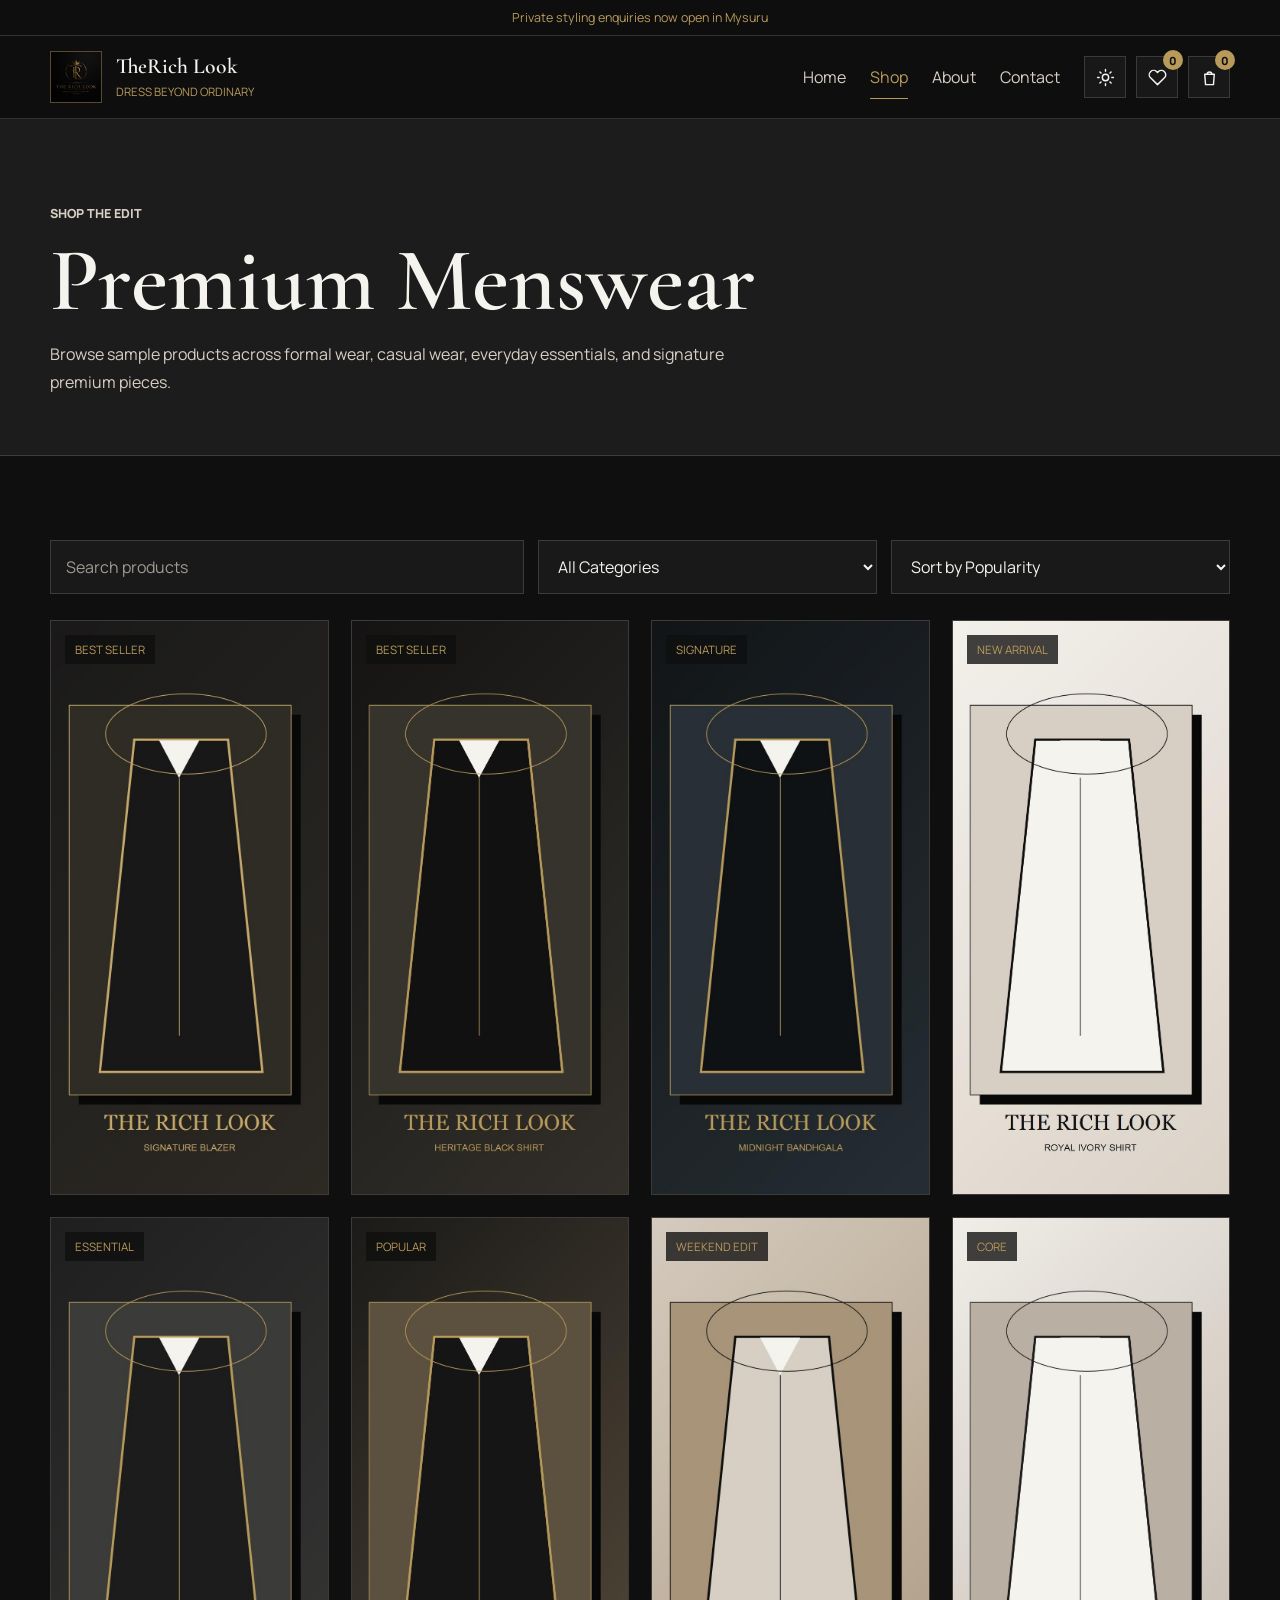
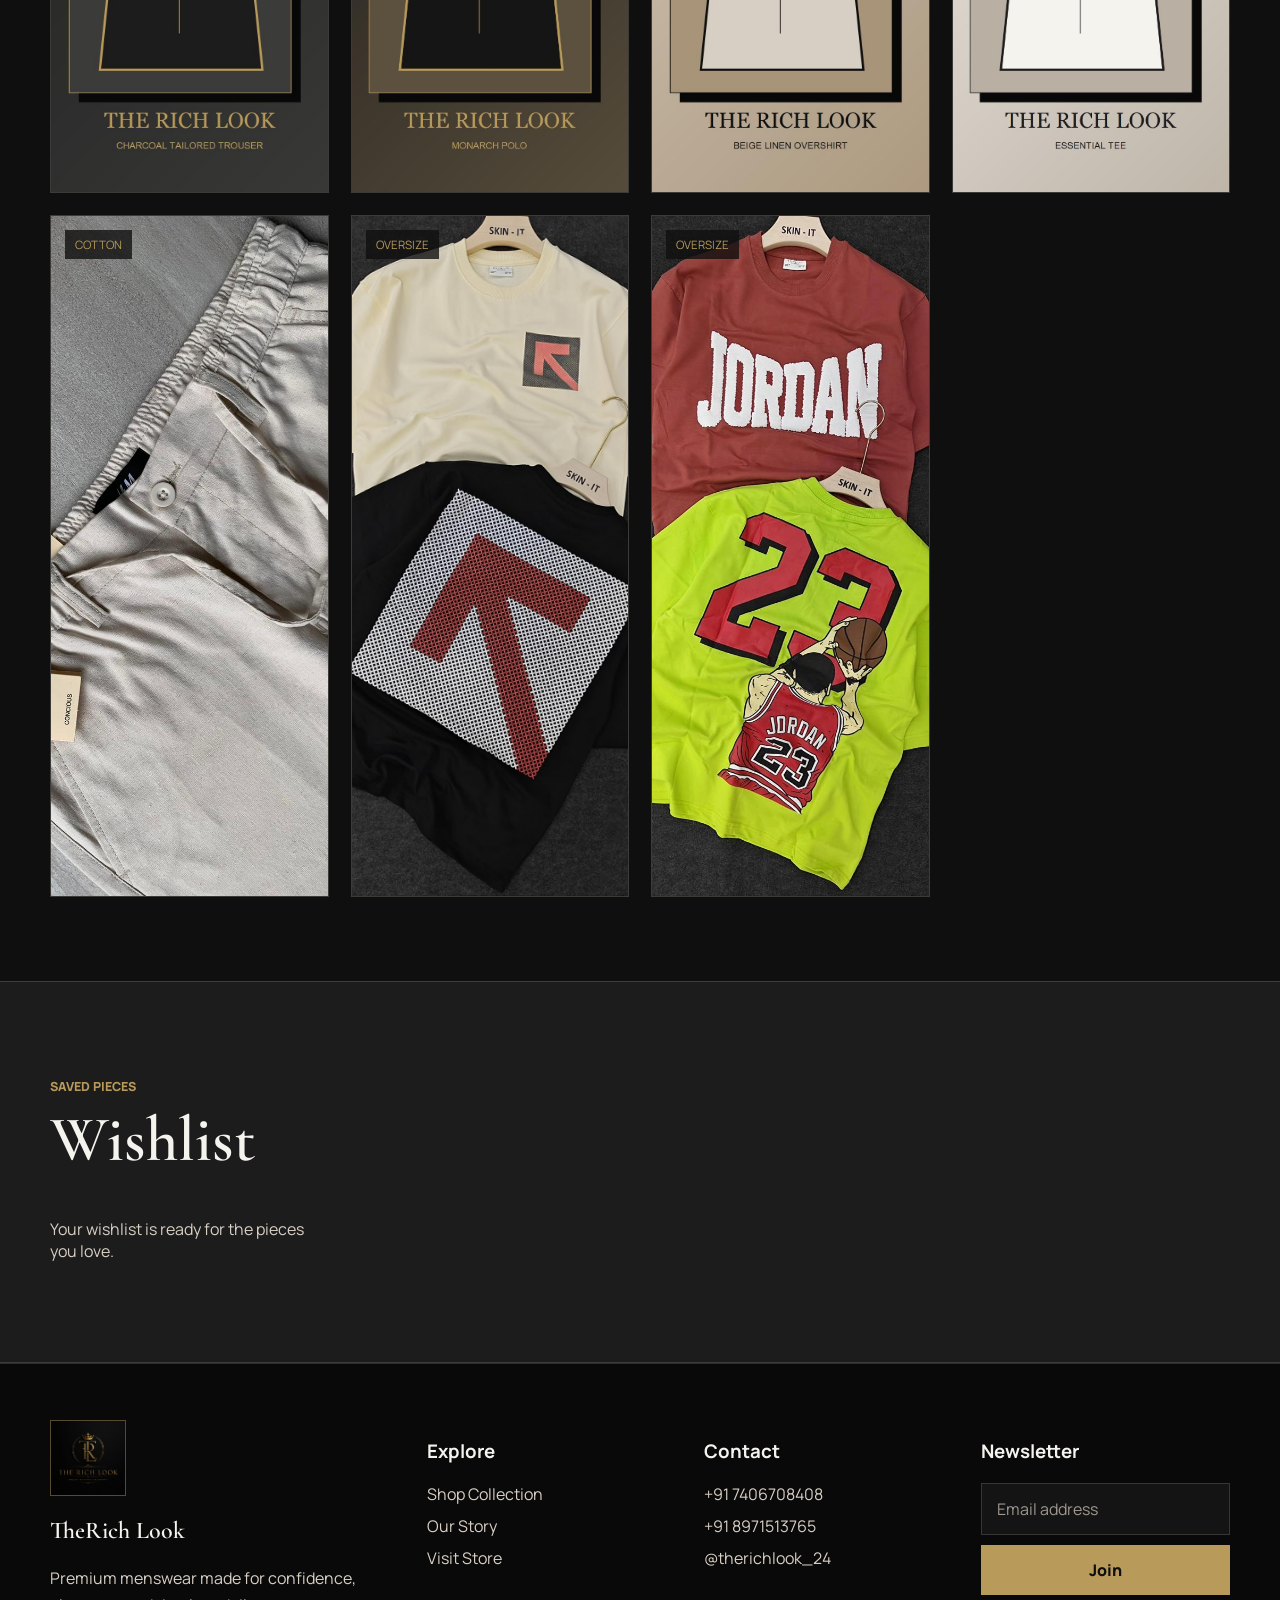
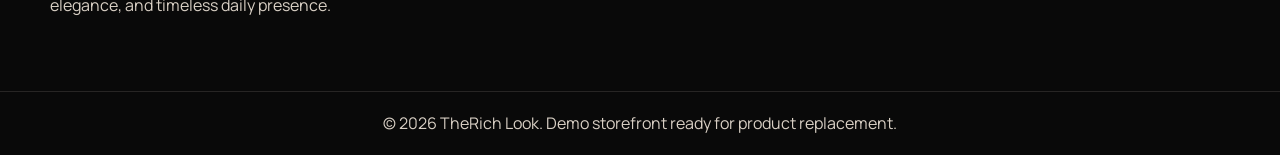
<file: shop.html>
<!doctype html>
<html lang="en" data-theme="dark">
<head>
  <meta charset="utf-8">
  <meta name="viewport" content="width=device-width, initial-scale=1">
  <title>Shop | TheRich Look</title>
  <meta name="description" content="Shop premium men's formal wear, casual wear, essentials, and luxury fashion from TheRich Look.">
  <link rel="icon" href="icons/favicon.svg" type="image/svg+xml">
  <link rel="preconnect" href="https://fonts.googleapis.com">
  <link rel="preconnect" href="https://fonts.gstatic.com" crossorigin>
  <link href="https://fonts.googleapis.com/css2?family=Cormorant+Garamond:wght@500;600;700&family=Manrope:wght@400;600;700;800&display=swap" rel="stylesheet">
  <link rel="stylesheet" href="css/styles.css?v=1">
  <script defer src="products/products.js"></script>
  <script defer src="js/main.js"></script>
</head>
<body data-page="shop">
  <header class="site-header" data-header></header>
  <main class="page-main">
    <section class="page-hero">
      <div class="wrap">
        <p class="eyebrow">Shop The Edit</p>
        <h1>Premium Menswear</h1>
        <p>Browse sample products across formal wear, casual wear, everyday essentials, and signature premium pieces.</p>
      </div>
    </section>
    <section class="section wrap">
      <div class="filters">
        <input data-search type="search" placeholder="Search products" aria-label="Search products">
        <select data-category aria-label="Filter by category">
          <option value="all">All Categories</option>
          <option>Formal Wear</option>
          <option>Casual Wear</option>
          <option>Everyday Essentials</option>
          <option>Premium Men's Fashion</option>
        </select>
        <select data-sort aria-label="Sort products">
          <option value="popular">Sort by Popularity</option>
          <option value="newest">Newest</option>
          <option value="price-low">Price: Low to High</option>
          <option value="price-high">Price: High to Low</option>
        </select>
      </div>
      <div class="product-grid" data-shop-grid></div>
    </section>
    <section class="section alt" id="wishlist">
      <div class="wrap">
        <div class="section-heading"><div><p>Saved pieces</p><h2>Wishlist</h2></div></div>
        <div class="product-grid" data-wishlist-panel></div>
      </div>
    </section>
  </main>
  <footer class="site-footer" data-footer></footer>
</body>
</html>
</file>
<file: css/styles.css>
:root {
  --black: #0f0f0f;
  --charcoal: #1c1c1c;
  --ivory: #f5f3ee;
  --beige: #d8cfc4;
  --gold: #b89a5b;
  --muted: #a9a095;
  --line: rgba(216, 207, 196, 0.18);
  --panel: rgba(255, 255, 255, 0.045);
  --shadow: 0 24px 80px rgba(0, 0, 0, 0.28);
  color-scheme: dark;
}

[data-theme="light"] {
  --black: #f5f3ee;
  --charcoal: #ffffff;
  --ivory: #111111;
  --beige: #4c463e;
  --muted: #665f56;
  --line: rgba(15, 15, 15, 0.14);
  --panel: rgba(15, 15, 15, 0.045);
  color-scheme: light;
}

* { box-sizing: border-box; }
html { scroll-behavior: smooth; }
body {
  margin: 0;
  background: var(--black);
  color: var(--ivory);
  font-family: "Manrope", "Plus Jakarta Sans", Arial, sans-serif;
  opacity: 0;
  transition: opacity 360ms ease, background 260ms ease, color 260ms ease;
}
body.is-ready { opacity: 1; }
a { color: inherit; text-decoration: none; }
img { display: block; max-width: 100%; }
button, input, select, textarea { font: inherit; }
svg { width: 19px; height: 19px; fill: none; stroke: currentColor; stroke-width: 1.8; stroke-linecap: round; stroke-linejoin: round; }
.wrap { width: min(1180px, calc(100% - 36px)); margin: 0 auto; }
.page-main { min-height: 70vh; }

.site-header {
  position: sticky;
  top: 0;
  z-index: 20;
  background: color-mix(in srgb, var(--black) 88%, transparent);
  backdrop-filter: blur(18px);
  border-bottom: 1px solid var(--line);
}
.announcement {
  text-align: center;
  color: var(--gold);
  border-bottom: 1px solid var(--line);
  padding: 9px 16px;
  font-size: 0.78rem;
}
.nav { min-height: 82px; display: grid; grid-template-columns: 1fr auto auto; align-items: center; gap: 24px; }
.brand-lockup { display: flex; align-items: center; gap: 14px; min-width: 0; }
.brand-lockup img { width: 52px; height: 52px; object-fit: cover; border: 1px solid rgba(184, 154, 91, 0.45); background: #090909; }
.brand-lockup strong, h1, h2, .serif { font-family: "Cormorant Garamond", "Playfair Display", Georgia, serif; font-weight: 600; }
.brand-lockup strong { display: block; font-size: 1.35rem; }
.brand-lockup small { color: var(--gold); font-size: 0.72rem; text-transform: uppercase; }
.nav-links { display: flex; gap: 24px; color: var(--beige); }
.nav-links a { padding: 10px 0; border-bottom: 1px solid transparent; }
.nav-links a:hover, .nav-links a[aria-current="page"] { color: var(--gold); border-color: var(--gold); }
.nav-actions { display: flex; align-items: center; gap: 10px; }
.icon-button, .icon-link {
  width: 42px;
  height: 42px;
  border: 1px solid var(--line);
  background: var(--panel);
  color: var(--ivory);
  display: inline-grid;
  place-items: center;
  cursor: pointer;
  position: relative;
  transition: transform 180ms ease, border-color 180ms ease, color 180ms ease, background 180ms ease;
}
.icon-link span {
  position: absolute;
  right: -6px;
  top: -7px;
  min-width: 20px;
  height: 20px;
  border-radius: 50%;
  display: grid;
  place-items: center;
  background: var(--gold);
  color: #0f0f0f;
  font-size: 0.7rem;
  font-weight: 800;
}
.nav-toggle { display: none; }

.hero {
  min-height: max(455px, calc(100vh - 300px));
  display: grid;
  align-items: end;
  background: linear-gradient(90deg, rgba(15, 15, 15, 0.92), rgba(15, 15, 15, 0.35)), url("../images/hero-tailored-presence.jpg") center/cover;
  border-bottom: 1px solid var(--line);
}
.hero-content { padding: 54px 0 28px; max-width: 760px; }
.eyebrow, .section-heading p, .product-info p {
  color: var(--gold);
  text-transform: uppercase;
  font-size: 0.78rem;
  font-weight: 800;
}
.hero h1 { font-size: clamp(3rem, 8vw, 6.8rem); line-height: 0.92; margin: 12px 0 22px; }
.hero p { color: var(--beige); max-width: 590px; line-height: 1.8; }
.hero-actions { display: flex; gap: 14px; flex-wrap: wrap; margin-top: 30px; }
.button {
  border: 1px solid var(--gold);
  color: var(--ivory);
  background: transparent;
  padding: 13px 20px;
  min-height: 46px;
  display: inline-flex;
  align-items: center;
  justify-content: center;
  gap: 8px;
  cursor: pointer;
  transition: transform 180ms ease, background 180ms ease, border 180ms ease;
}
.button svg { width: 17px; height: 17px; }
.button:hover, .icon-button:hover, .icon-link:hover { transform: translateY(-1px); }
.button.gold { background: var(--gold); color: #0f0f0f; font-weight: 800; }
.button.small { min-height: 38px; padding: 9px 12px; font-size: 0.86rem; }
.button.full { width: 100%; }

.section { padding: 84px 0; }
.hero + .section { padding-top: 54px; }
.section.alt { background: var(--charcoal); border-block: 1px solid var(--line); }
.section-heading { display: flex; justify-content: space-between; gap: 24px; align-items: end; margin-bottom: 30px; }
.section-heading h2 { margin: 0; font-size: clamp(2.2rem, 5vw, 4rem); line-height: 1; }
.section-heading .narrow { max-width: 520px; color: var(--beige); line-height: 1.7; }

.collection-grid, .product-grid, .story-grid, .checkout-grid, .contact-grid, .cart-grid {
  display: grid;
  gap: 22px;
}
.collection-grid { grid-template-columns: repeat(4, 1fr); }
.collection-tile {
  min-height: 250px;
  padding: 24px;
  display: flex;
  flex-direction: column;
  justify-content: end;
  border: 1px solid var(--line);
  background: linear-gradient(145deg, rgba(184, 154, 91, 0.2), rgba(255,255,255,0.03));
  transition: transform 180ms ease, border-color 180ms ease, background 180ms ease;
}
.collection-tile:hover { transform: translateY(-3px); border-color: rgba(184, 154, 91, 0.55); background: linear-gradient(145deg, rgba(184, 154, 91, 0.26), rgba(255,255,255,0.055)); }
.collection-tile h3 { margin: 0; font-size: 1.5rem; }
.collection-tile p { color: var(--beige); line-height: 1.7; }
.product-grid { grid-template-columns: repeat(4, 1fr); }
.product-card {
  border: 1px solid var(--line);
  background: var(--panel);
  min-width: 0;
  overflow: hidden;
  transition: transform 180ms ease, border-color 180ms ease, box-shadow 180ms ease;
}
.product-card:hover { transform: translateY(-3px); border-color: rgba(184, 154, 91, 0.42); box-shadow: var(--shadow); }
.product-media { aspect-ratio: 4 / 5; position: relative; overflow: hidden; background: var(--charcoal); }
.product-media img { width: 100%; height: 100%; object-fit: cover; transition: transform 500ms ease; }
.product-card:hover .product-media img { transform: scale(1.035); }
.product-media span {
  position: absolute;
  left: 14px;
  top: 14px;
  background: rgba(15, 15, 15, 0.78);
  color: var(--gold);
  padding: 7px 10px;
  font-size: 0.72rem;
  text-transform: uppercase;
}
.product-info { padding: 18px; }
.product-info h3 { margin: 5px 0 10px; font-size: 1.05rem; min-height: 2.6em; }
.price-row { display: flex; align-items: center; gap: 10px; flex-wrap: wrap; }
.price-row strong { color: var(--ivory); }
.price-row del { color: var(--muted); }
.price-row.large { font-size: 1.25rem; margin: 12px 0 18px; }
.card-actions { display: grid; grid-template-columns: 1fr 42px 64px; gap: 8px; margin-top: 16px; }
.icon-button.active { border-color: var(--gold); color: var(--gold); }

.split-band {
  display: grid;
  grid-template-columns: 0.9fr 1.1fr;
  gap: 42px;
  align-items: center;
}
.split-band img { width: 100%; aspect-ratio: 1 / 1; object-fit: cover; border: 1px solid var(--line); }
.split-band p, .story-grid p, .contact-card p { color: var(--beige); line-height: 1.8; }
.testimonials { display: grid; grid-template-columns: repeat(3, 1fr); gap: 22px; }
.quote { border: 1px solid var(--line); padding: 28px; background: var(--panel); }
.quote p { color: var(--beige); line-height: 1.75; }
.instagram-strip { display: grid; grid-template-columns: repeat(4, 1fr); gap: 12px; }
.instagram-strip img { aspect-ratio: 1 / 1; object-fit: cover; border: 1px solid var(--line); }

.page-hero { padding: 72px 0 42px; border-bottom: 1px solid var(--line); background: var(--charcoal); }
.page-hero h1 { margin: 8px 0 12px; font-size: clamp(2.8rem, 7vw, 5.6rem); line-height: 0.95; }
.page-hero p { color: var(--beige); max-width: 720px; line-height: 1.8; }
.filters { display: grid; grid-template-columns: 1.4fr 1fr 1fr; gap: 14px; margin-bottom: 26px; }
input, select, textarea {
  width: 100%;
  border: 1px solid var(--line);
  background: var(--panel);
  color: var(--ivory);
  padding: 14px 15px;
  outline: none;
}
input::placeholder, textarea::placeholder { color: color-mix(in srgb, var(--beige) 70%, transparent); }
input:focus, select:focus, textarea:focus { border-color: var(--gold); box-shadow: 0 0 0 3px rgba(184, 154, 91, 0.12); }
textarea { min-height: 130px; resize: vertical; }

.product-detail-grid { display: grid; grid-template-columns: 1.05fr 0.95fr; gap: 48px; padding: 56px 0; }
.main-gallery { width: 100%; aspect-ratio: 4 / 5; object-fit: cover; border: 1px solid var(--line); }
.thumbs { display: grid; grid-template-columns: repeat(3, 1fr); gap: 12px; margin-top: 12px; }
.thumbs button { border: 1px solid var(--line); padding: 0; background: transparent; cursor: pointer; }
.thumbs img { aspect-ratio: 1 / 1; width: 100%; object-fit: cover; }
.detail-copy { position: sticky; top: 130px; align-self: start; }
.detail-copy h1 { font-size: clamp(2.4rem, 5vw, 4.7rem); line-height: 0.98; margin: 0; }
.detail-copy > p { color: var(--beige); line-height: 1.8; }
.option-group { margin: 22px 0; display: flex; gap: 10px; flex-wrap: wrap; align-items: center; }
.option-group span { width: 100%; color: var(--gold); font-weight: 800; text-transform: uppercase; font-size: 0.78rem; }
.option-group label { border: 1px solid var(--line); padding: 10px 13px; cursor: pointer; }
.option-group input { width: auto; margin-right: 6px; accent-color: var(--gold); }
.quantity-box { display: inline-grid; grid-template-columns: 42px 64px 42px; border: 1px solid var(--line); margin: 4px 0 22px; }
.quantity-box button, .quantity-box input { border: 0; background: transparent; color: var(--ivory); text-align: center; min-height: 42px; }
.quantity-box button { cursor: pointer; display: grid; place-items: center; }
.detail-actions { display: flex; gap: 10px; flex-wrap: wrap; }
.detail-list { margin-top: 24px; color: var(--beige); line-height: 1.9; }

.cart-grid, .checkout-grid, .contact-grid { grid-template-columns: minmax(0, 1.4fr) minmax(300px, 0.6fr); align-items: start; }
.cart-item {
  display: grid;
  grid-template-columns: 110px 1fr auto auto;
  gap: 18px;
  align-items: center;
  border: 1px solid var(--line);
  padding: 14px;
  margin-bottom: 14px;
  background: var(--panel);
}
.cart-item img { width: 110px; aspect-ratio: 1 / 1; object-fit: cover; }
.cart-item h3 { margin: 0 0 6px; }
.cart-item p { color: var(--beige); margin: 0 0 8px; }
.quantity-box.compact { margin: 0; grid-template-columns: 34px 42px 34px; }
.summary-box, .contact-card, .form-panel, .empty-panel {
  border: 1px solid var(--line);
  background: var(--panel);
  padding: 24px;
  box-shadow: var(--shadow);
}
.summary-box p { display: flex; justify-content: space-between; gap: 18px; border-bottom: 1px solid var(--line); padding-bottom: 12px; }
.summary-box .total { font-size: 1.25rem; color: var(--gold); border: 0; }
.form-grid { display: grid; grid-template-columns: repeat(2, 1fr); gap: 14px; }
.form-grid .full-span { grid-column: 1 / -1; }
.payment-options { display: grid; gap: 10px; margin: 18px 0; }
.payment-options label { border: 1px solid var(--line); padding: 12px; }
.disabled { opacity: 0.45; pointer-events: none; }

.story-grid { grid-template-columns: repeat(3, 1fr); }
.story-card { border: 1px solid var(--line); padding: 26px; background: var(--panel); }
.story-card h2, .story-card h3 { margin-top: 0; }
.map-frame { width: 100%; min-height: 410px; border: 1px solid var(--line); filter: grayscale(0.35); }
.mini-form { display: grid; gap: 10px; }
.newsletter-band {
  display: grid;
  grid-template-columns: 1.1fr 0.9fr;
  gap: 24px;
  align-items: end;
  border-top: 1px solid var(--line);
  border-bottom: 1px solid var(--line);
  padding: 32px 0;
}
.newsletter-band h2 { margin: 0; font-size: clamp(2rem, 4vw, 3.4rem); line-height: 1; }
.newsletter-band p { color: var(--beige); line-height: 1.7; max-width: 640px; }
.newsletter-form { display: grid; grid-template-columns: 1fr auto; gap: 10px; }

.site-footer { background: #090909; color: #f5f3ee; border-top: 1px solid rgba(216, 207, 196, 0.18); }
.footer-inner { padding: 56px 0; display: grid; grid-template-columns: 1.4fr repeat(3, 1fr); gap: 28px; }
.footer-logo { width: 76px; border: 1px solid rgba(184, 154, 91, 0.45); }
.site-footer a { display: block; color: #d8cfc4; margin: 10px 0; }
.site-footer p { color: #d8cfc4; line-height: 1.7; }
.copyright { text-align: center; margin: 0; padding: 18px; border-top: 1px solid rgba(216, 207, 196, 0.14); }

.modal { display: none; position: fixed; inset: 0; z-index: 40; }
.modal.open { display: grid; place-items: center; padding: 20px; }
.modal-backdrop { position: absolute; inset: 0; background: rgba(0,0,0,0.72); backdrop-filter: blur(8px); }
.quick-view {
  position: relative;
  z-index: 1;
  width: min(860px, 100%);
  display: grid;
  grid-template-columns: 0.9fr 1fr;
  gap: 24px;
  background: var(--charcoal);
  border: 1px solid var(--line);
  padding: 20px;
}
.quick-view img { width: 100%; aspect-ratio: 4 / 5; object-fit: cover; }
.modal-close { position: absolute; right: 14px; top: 14px; z-index: 2; }
.modal-actions { display: flex; gap: 10px; flex-wrap: wrap; margin-top: 18px; }
.toast {
  position: fixed;
  right: 18px;
  bottom: 18px;
  z-index: 60;
  background: var(--gold);
  color: #0f0f0f;
  padding: 13px 16px;
  font-weight: 800;
  box-shadow: var(--shadow);
}
.empty { color: var(--beige); }

@media (max-width: 960px) {
  .nav { grid-template-columns: 1fr auto auto; }
  .nav-toggle { display: grid; }
  .nav-links {
    position: absolute;
    inset: 100% 18px auto 18px;
    display: none;
    padding: 16px;
    background: var(--charcoal);
    border: 1px solid var(--line);
    box-shadow: var(--shadow);
  }
  .nav-links.open { display: grid; }
  .collection-grid, .product-grid, .testimonials, .instagram-strip, .story-grid { grid-template-columns: repeat(2, 1fr); }
  .split-band, .product-detail-grid, .cart-grid, .checkout-grid, .contact-grid, .footer-inner { grid-template-columns: 1fr; }
  .newsletter-band { grid-template-columns: 1fr; }
  .detail-copy { position: static; }
}

@media (max-width: 640px) {
  .wrap { width: min(100% - 24px, 1180px); }
  .announcement { font-size: 0.7rem; }
  .brand-lockup img { width: 44px; height: 44px; }
  .brand-lockup small { display: none; }
  .nav { min-height: 70px; gap: 8px; }
  .nav-actions { gap: 6px; }
  .icon-button, .icon-link { width: 38px; height: 38px; }
  .hero { min-height: 500px; }
  .hero-content { padding: 48px 0 28px; }
  .section { padding: 58px 0; }
  .section-heading { display: block; }
  .collection-grid, .product-grid, .testimonials, .instagram-strip, .story-grid, .filters, .form-grid { grid-template-columns: 1fr; }
  .newsletter-form { grid-template-columns: 1fr; }
  .card-actions { grid-template-columns: 1fr 40px 58px; }
  .button.small span { display: none; }
  .product-info h3 { min-height: auto; }
  .cart-item { grid-template-columns: 82px 1fr; }
  .cart-item img { width: 82px; }
  .cart-item .quantity-box, .cart-item .button { grid-column: 2; justify-self: start; }
  .quick-view { grid-template-columns: 1fr; max-height: 88vh; overflow: auto; }
}
</file>
